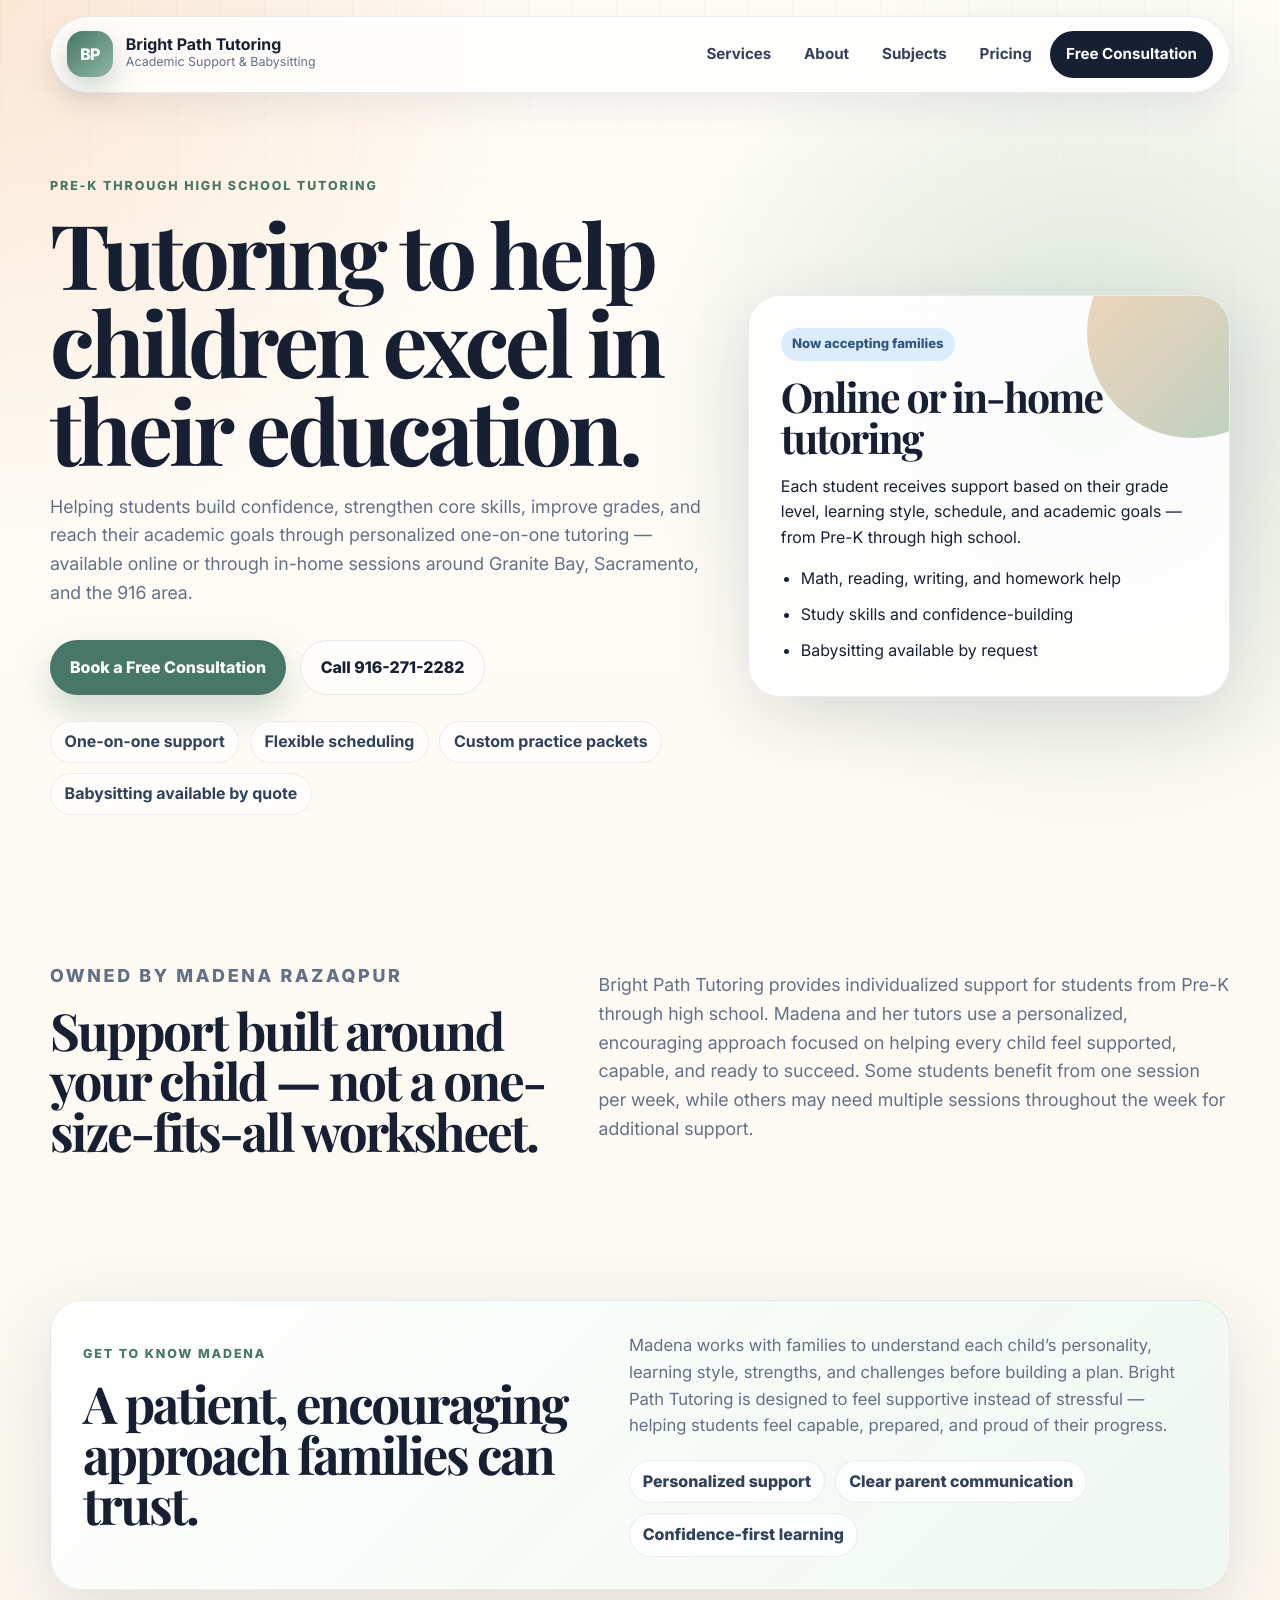
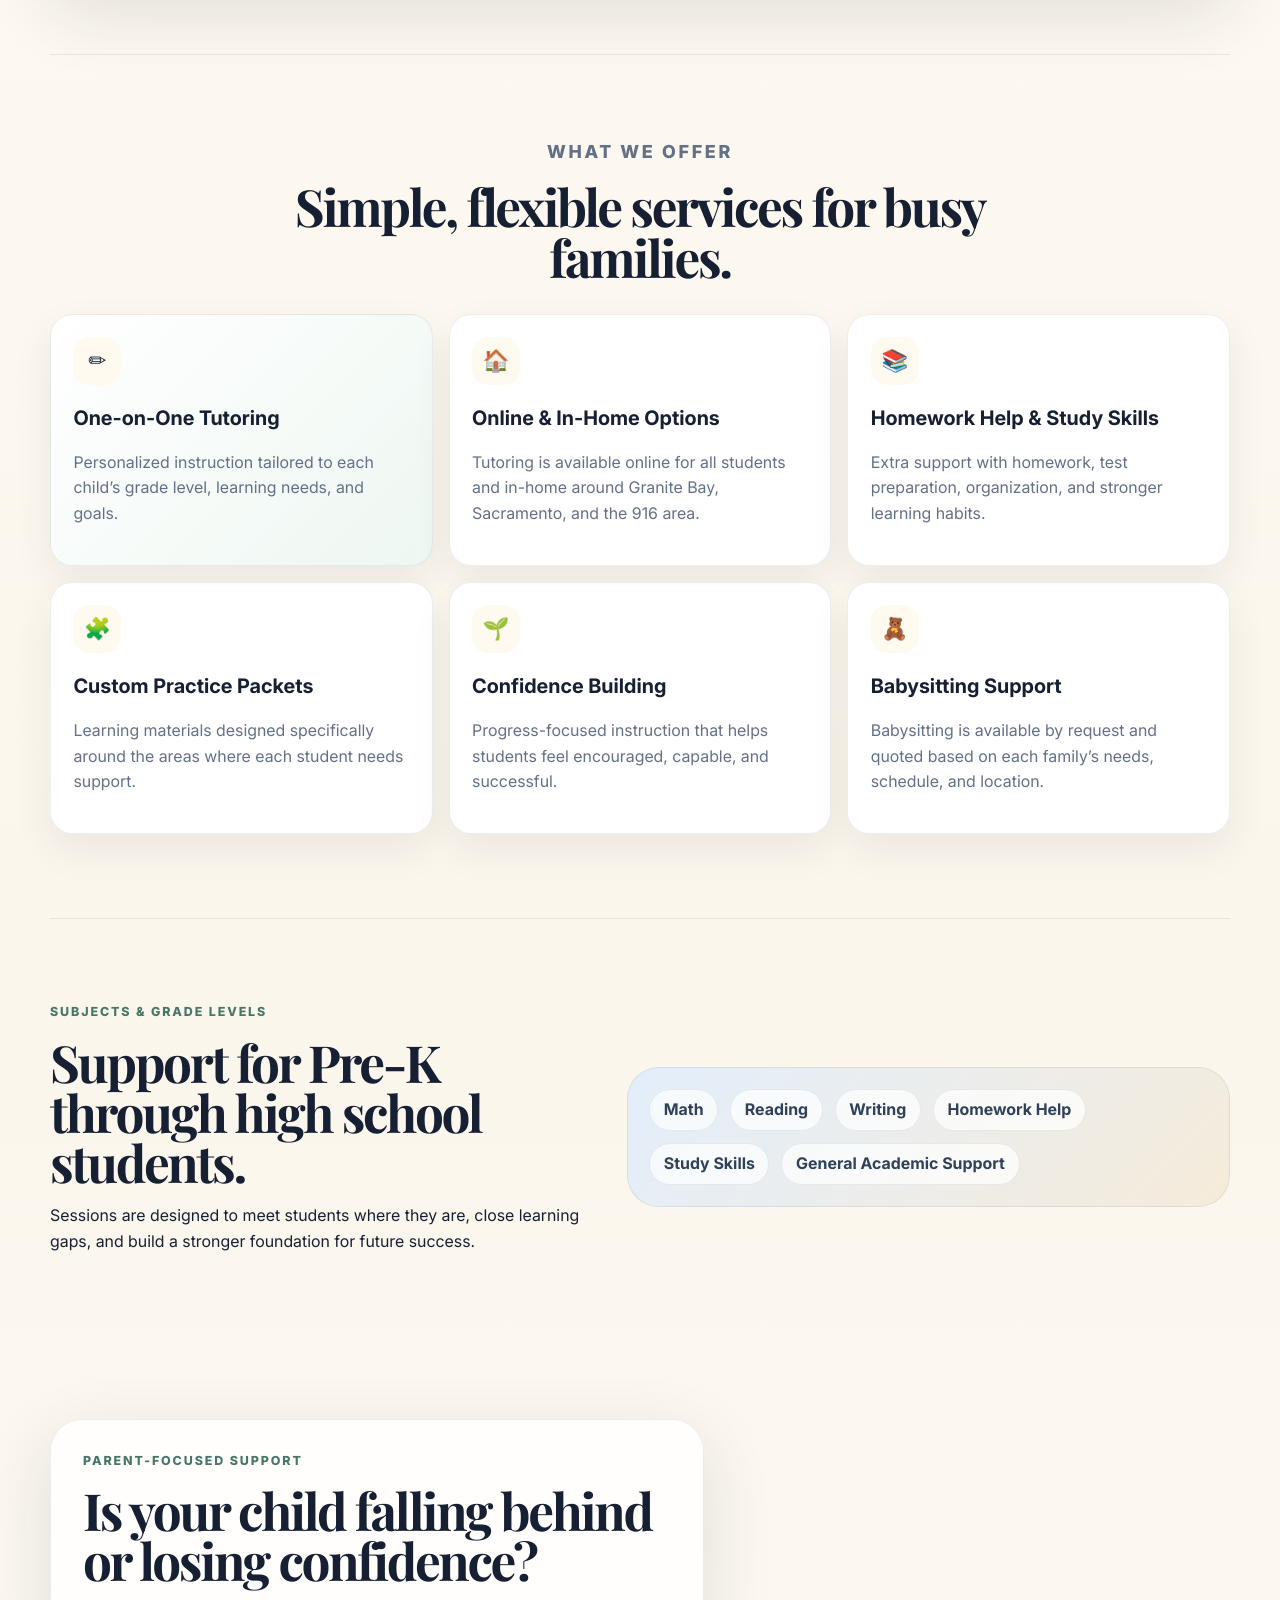
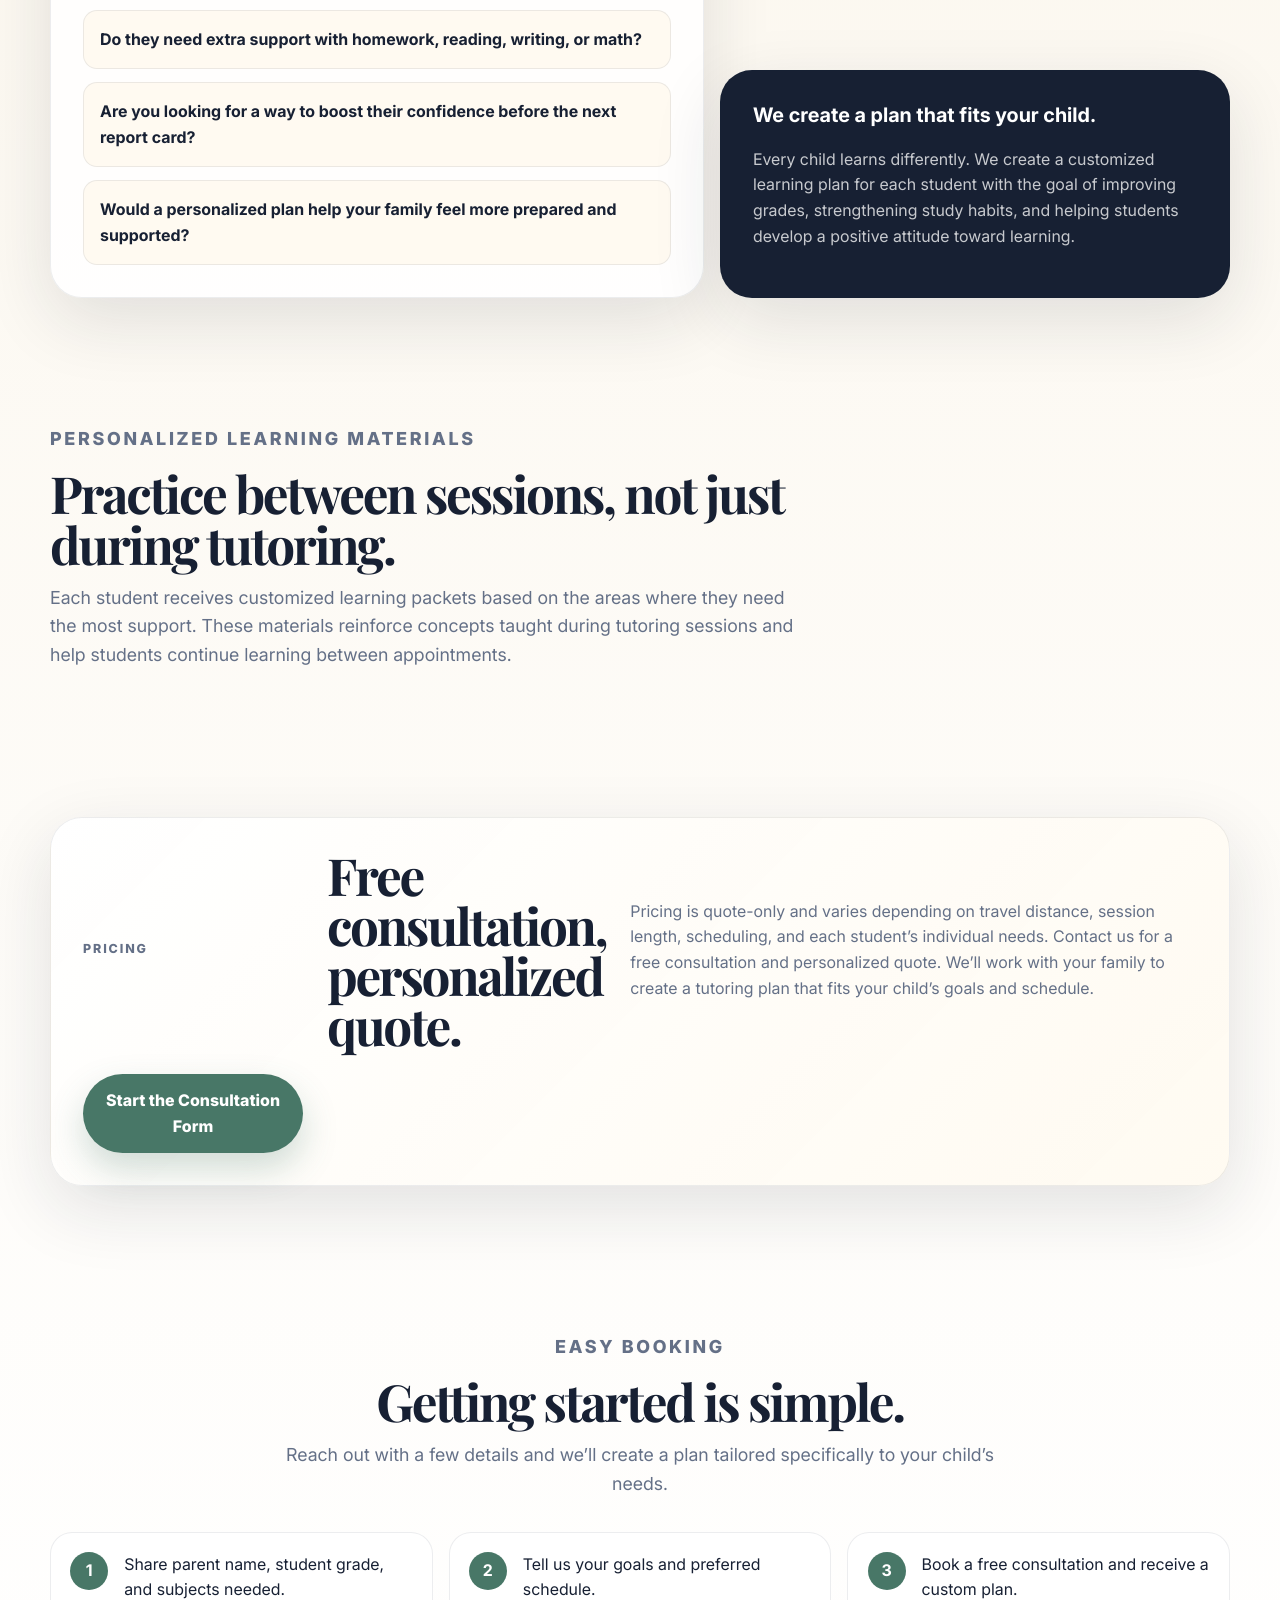
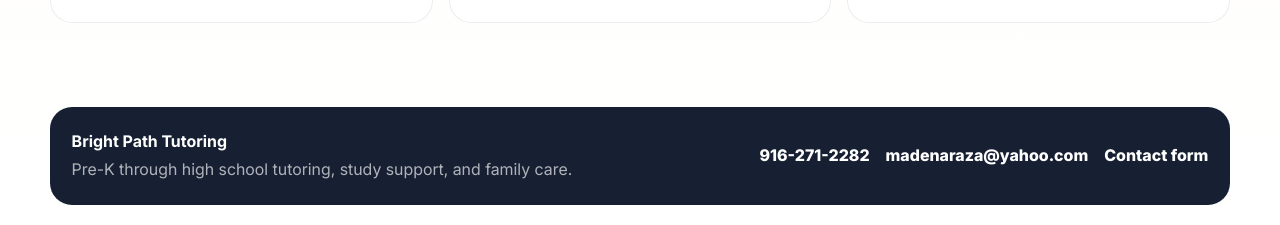
<file: index.html>
<!doctype html>
<html lang="en">
  <head>
    <meta charset="UTF-8" />
    <meta name="viewport" content="width=device-width, initial-scale=1.0" />
    <meta
      name="description"
      content="Bright Path Tutoring offers Pre-K through high school tutoring, homework help, study skills, and babysitting support in Granite Bay, Sacramento, and the 916 area."
    />
    <title>Bright Path Tutoring | Pre-K through High School Support</title>
    <link rel="preconnect" href="https://fonts.googleapis.com" />
    <link rel="preconnect" href="https://fonts.gstatic.com" crossorigin />
    <link
      href="https://fonts.googleapis.com/css2?family=Inter:wght@400;500;600;700;800&family=Playfair+Display:wght@700&display=swap"
      rel="stylesheet"
    />
    <link rel="stylesheet" href="styles.css" />
  </head>
  <body>
    <header class="site-header">
      <a class="brand" href="index.html" aria-label="Bright Path Tutoring home">
        <span class="brand-mark">BP</span>
        <span>
          <strong>Bright Path Tutoring</strong>
          <small>Academic Support & Babysitting</small>
        </span>
      </a>
      <nav class="nav" aria-label="Main navigation">
        <a href="#services">Services</a>
        <a href="#about">About</a>
        <a href="#subjects">Subjects</a>
        <a href="#pricing">Pricing</a>
        <a class="nav-cta" href="contact.html">Free Consultation</a>
      </nav>
    </header>

    <main>
      <section class="hero section-pad">
        <div class="hero-copy">
          <p class="eyebrow">Pre-K through high school tutoring</p>
          <h1>Tutoring to help children excel in their education.</h1>
          <p class="hero-lede">
            Helping students build confidence, strengthen core skills, improve grades, and reach their
            academic goals through personalized one-on-one tutoring — available online or through
            in-home sessions around Granite Bay, Sacramento, and the 916 area.
          </p>
          <div class="hero-actions">
            <a class="button primary" href="contact.html">Book a Free Consultation</a>
            <a class="button secondary" href="tel:9162712282">Call 916-271-2282</a>
          </div>
          <div class="trust-row" aria-label="Service highlights">
            <span>One-on-one support</span>
            <span>Flexible scheduling</span>
            <span>Custom practice packets</span>
            <span>Babysitting available by quote</span>
          </div>
        </div>
        <aside class="hero-card" aria-label="Quick service overview">
          <div class="card-topline">Now accepting families</div>
          <h2>Online or in-home tutoring</h2>
          <p>
            Each student receives support based on their grade level, learning style, schedule,
            and academic goals — from Pre-K through high school.
          </p>
          <ul>
            <li>Math, reading, writing, and homework help</li>
            <li>Study skills and confidence-building</li>
            <li>Babysitting available by request</li>
          </ul>
        </aside>
      </section>

      <section class="intro section-pad tight">
        <div class="section-heading">
          <p class="eyebrow">Owned by Madena Razaqpur</p>
          <h2>Support built around your child — not a one-size-fits-all worksheet.</h2>
        </div>
        <p>
          Bright Path Tutoring provides individualized support for students from Pre-K through high
          school. Madena and her tutors use a personalized, encouraging approach focused on helping
          every child feel supported, capable, and ready to succeed. Some students benefit from one
          session per week, while others may need multiple sessions throughout the week for additional
          support.
        </p>
      </section>

      <section id="about" class="about-strip section-pad tight">
        <div class="about-card">
          <div>
            <p class="eyebrow">Get to know Madena</p>
            <h2>A patient, encouraging approach families can trust.</h2>
          </div>
          <div>
            <p>
              Madena works with families to understand each child’s personality, learning style,
              strengths, and challenges before building a plan. Bright Path Tutoring is designed to
              feel supportive instead of stressful — helping students feel capable, prepared, and proud
              of their progress.
            </p>
            <div class="about-list" aria-label="About Madena highlights">
              <span>Personalized support</span>
              <span>Clear parent communication</span>
              <span>Confidence-first learning</span>
            </div>
          </div>
        </div>
      </section>

      <section id="services" class="services section-pad">
        <div class="section-heading centered">
          <p class="eyebrow">What we offer</p>
          <h2>Simple, flexible services for busy families.</h2>
        </div>
        <div class="service-grid">
          <article class="service-card featured">
            <span class="icon">✏️</span>
            <h3>One-on-One Tutoring</h3>
            <p>
              Personalized instruction tailored to each child’s grade level, learning needs, and goals.
            </p>
          </article>
          <article class="service-card">
            <span class="icon">🏠</span>
            <h3>Online & In-Home Options</h3>
            <p>
              Tutoring is available online for all students and in-home around Granite Bay, Sacramento, and the 916 area.
            </p>
          </article>
          <article class="service-card">
            <span class="icon">📚</span>
            <h3>Homework Help & Study Skills</h3>
            <p>
              Extra support with homework, test preparation, organization, and stronger learning habits.
            </p>
          </article>
          <article class="service-card">
            <span class="icon">🧩</span>
            <h3>Custom Practice Packets</h3>
            <p>
              Learning materials designed specifically around the areas where each student needs support.
            </p>
          </article>
          <article class="service-card">
            <span class="icon">🌱</span>
            <h3>Confidence Building</h3>
            <p>
              Progress-focused instruction that helps students feel encouraged, capable, and successful.
            </p>
          </article>
          <article class="service-card">
            <span class="icon">🧸</span>
            <h3>Babysitting Support</h3>
            <p>
              Babysitting is available by request and quoted based on each family’s needs, schedule, and location.
            </p>
          </article>
        </div>
      </section>

      <section id="subjects" class="split section-pad">
        <div>
          <p class="eyebrow">Subjects & grade levels</p>
          <h2>Support for Pre-K through high school students.</h2>
          <p>
            Sessions are designed to meet students where they are, close learning gaps, and build a stronger foundation for future success.
          </p>
        </div>
        <div class="pill-panel" aria-label="Subjects offered">
          <span>Math</span>
          <span>Reading</span>
          <span>Writing</span>
          <span>Homework Help</span>
          <span>Study Skills</span>
          <span>General Academic Support</span>
        </div>
      </section>

      <section class="parent-support section-pad tight">
        <div class="question-card">
          <p class="eyebrow">Parent-focused support</p>
          <h2>Is your child falling behind or losing confidence?</h2>
          <div class="question-list">
            <p>Do they need extra support with homework, reading, writing, or math?</p>
            <p>Are you looking for a way to boost their confidence before the next report card?</p>
            <p>Would a personalized plan help your family feel more prepared and supported?</p>
          </div>
        </div>
        <div class="answer-card">
          <h3>We create a plan that fits your child.</h3>
          <p>
            Every child learns differently. We create a customized learning plan for each student with the goal of improving grades, strengthening study habits, and helping students develop a positive attitude toward learning.
          </p>
        </div>
      </section>

      <section class="materials section-pad tight">
        <div class="section-heading">
          <p class="eyebrow">Personalized learning materials</p>
          <h2>Practice between sessions, not just during tutoring.</h2>
        </div>
        <p>
          Each student receives customized learning packets based on the areas where they need the most support. These materials reinforce concepts taught during tutoring sessions and help students continue learning between appointments.
        </p>
      </section>

      <section id="pricing" class="pricing section-pad tight">
        <div class="pricing-card">
          <p class="eyebrow">Pricing</p>
          <h2>Free consultation, personalized quote.</h2>
          <p>
            Pricing is quote-only and varies depending on travel distance, session length, scheduling, and each student’s individual needs. Contact us for a free consultation and personalized quote. We’ll work with your family to create a tutoring plan that fits your child’s goals and schedule.
          </p>
          <a class="button primary" href="contact.html">Start the Consultation Form</a>
        </div>
      </section>

      <section class="booking section-pad">
        <div class="section-heading centered">
          <p class="eyebrow">Easy booking</p>
          <h2>Getting started is simple.</h2>
          <p>Reach out with a few details and we’ll create a plan tailored specifically to your child’s needs.</p>
        </div>
        <div class="steps">
          <div class="step"><strong>1</strong><span>Share parent name, student grade, and subjects needed.</span></div>
          <div class="step"><strong>2</strong><span>Tell us your goals and preferred schedule.</span></div>
          <div class="step"><strong>3</strong><span>Book a free consultation and receive a custom plan.</span></div>
        </div>
      </section>
    </main>

    <footer class="footer">
      <div>
        <strong>Bright Path Tutoring</strong>
        <p>Pre-K through high school tutoring, study support, and family care.</p>
      </div>
      <div class="footer-links">
        <a href="tel:9162712282">916-271-2282</a>
        <a href="mailto:madenaraza@yahoo.com">madenaraza@yahoo.com</a>
        <a href="contact.html">Contact form</a>
      </div>
    </footer>
    <script src="script.js"></script>
  </body>
</html>
</file>
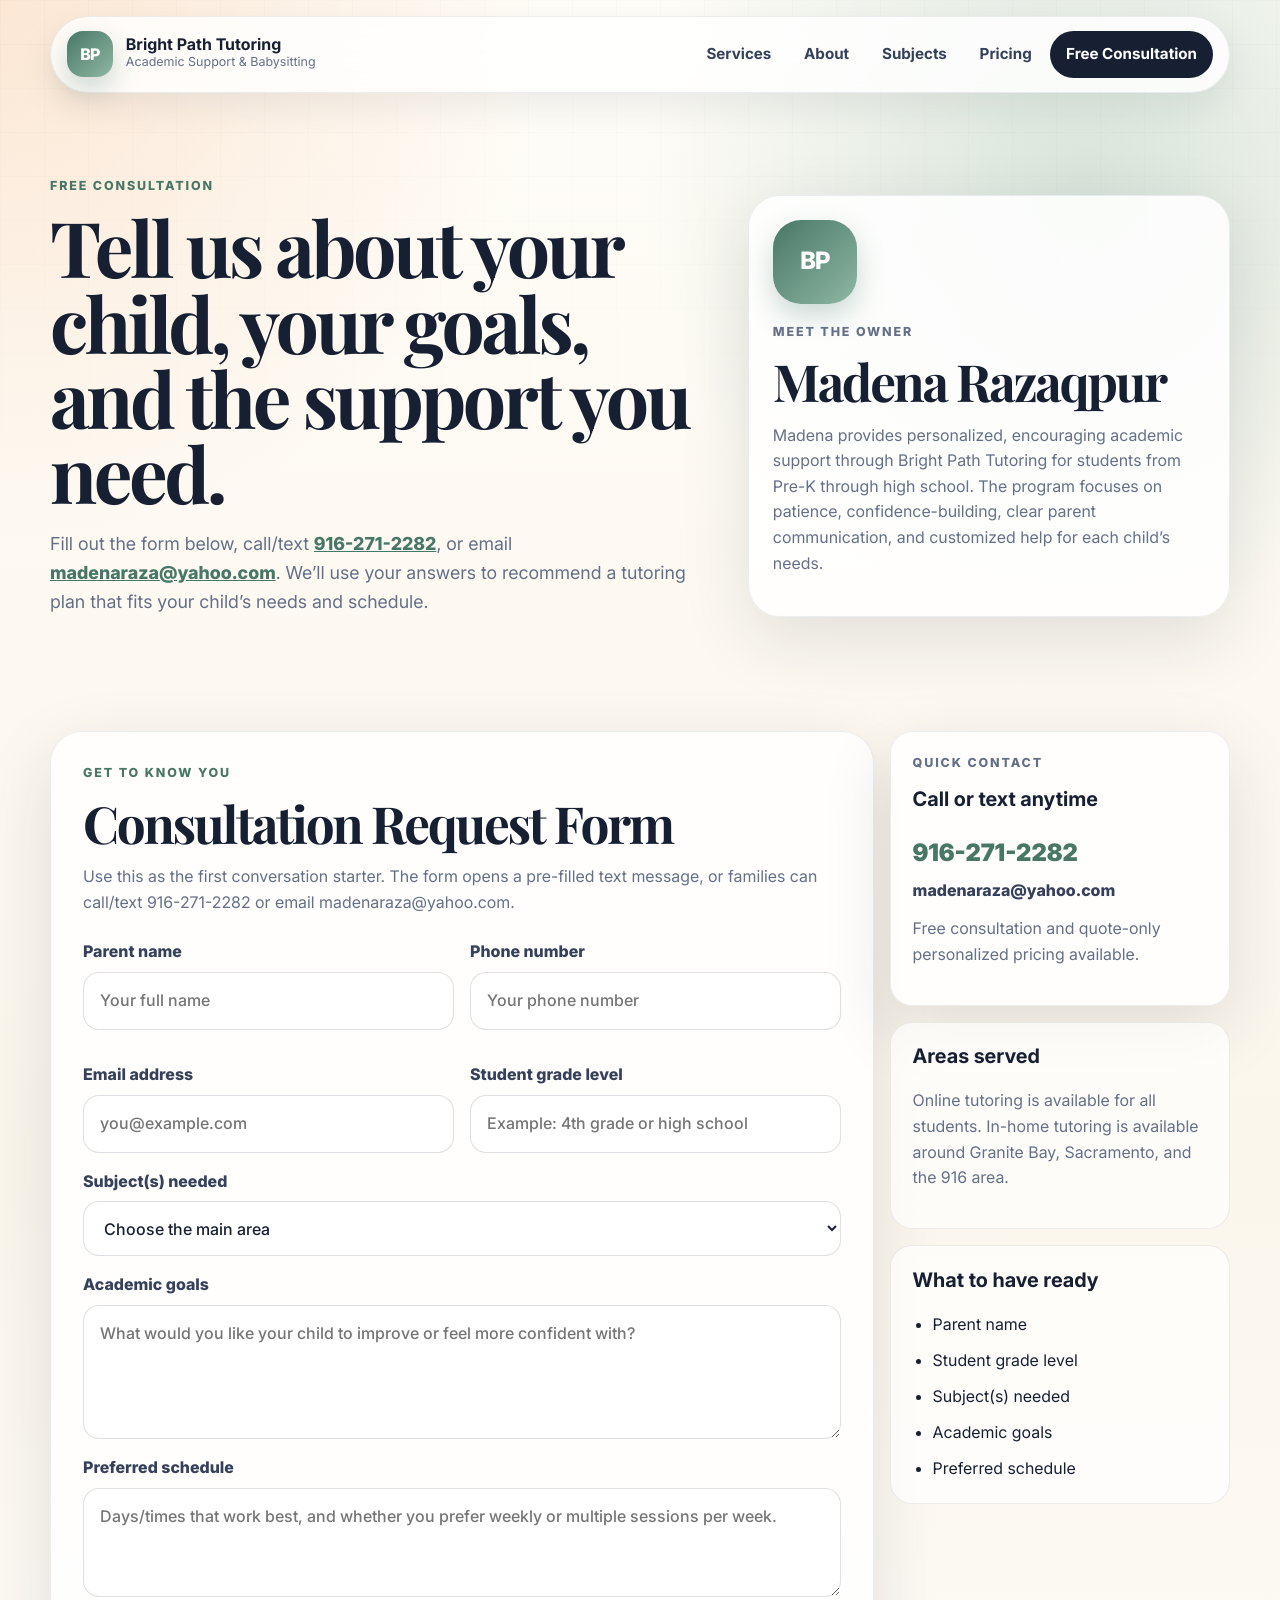
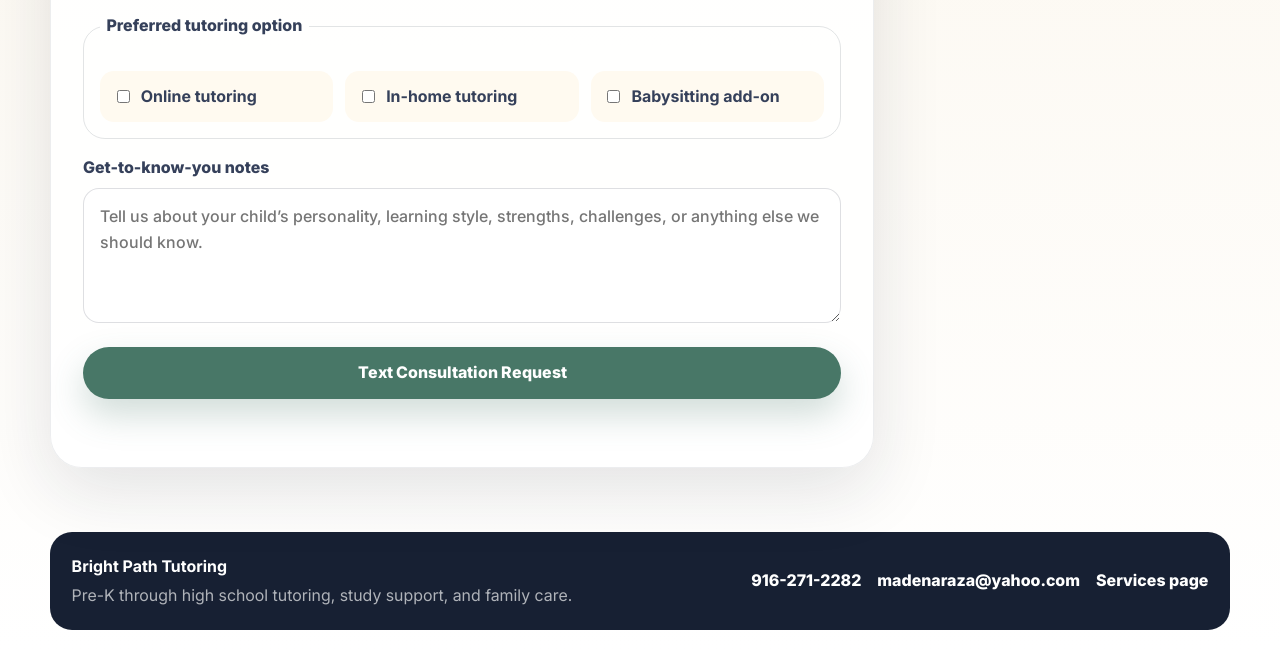
<file: contact.html>
<!doctype html>
<html lang="en">
  <head>
    <meta charset="UTF-8" />
    <meta name="viewport" content="width=device-width, initial-scale=1.0" />
    <meta
      name="description"
      content="Contact Bright Path Tutoring for a free tutoring consultation. Share parent info, student grade, academic goals, schedule, and get-to-know-you details."
    />
    <title>Book a Free Consultation | Bright Path Tutoring</title>
    <link rel="preconnect" href="https://fonts.googleapis.com" />
    <link rel="preconnect" href="https://fonts.gstatic.com" crossorigin />
    <link
      href="https://fonts.googleapis.com/css2?family=Inter:wght@400;500;600;700;800&family=Playfair+Display:wght@700&display=swap"
      rel="stylesheet"
    />
    <link rel="stylesheet" href="styles.css" />
  </head>
  <body>
    <header class="site-header">
      <a class="brand" href="index.html" aria-label="Bright Path Tutoring home">
        <span class="brand-mark">BP</span>
        <span>
          <strong>Bright Path Tutoring</strong>
          <small>Academic Support & Babysitting</small>
        </span>
      </a>
      <nav class="nav" aria-label="Main navigation">
        <a href="index.html#services">Services</a>
        <a href="index.html#about">About</a>
        <a href="index.html#subjects">Subjects</a>
        <a href="index.html#pricing">Pricing</a>
        <a class="nav-cta" href="contact.html">Free Consultation</a>
      </nav>
    </header>

    <main>
      <section class="contact-hero section-pad">
        <div>
          <p class="eyebrow">Free consultation</p>
          <h1>Tell us about your child, your goals, and the support you need.</h1>
          <p class="hero-lede">
            Fill out the form below, call/text <a href="tel:9162712282">916-271-2282</a>, or email <a href="mailto:madenaraza@yahoo.com">madenaraza@yahoo.com</a>. We’ll use your answers to recommend a tutoring plan that fits your child’s needs and schedule.
          </p>
        </div>
        <aside class="mini-profile">
          <div class="profile-photo" aria-hidden="true">BP</div>
          <p class="eyebrow">Meet the owner</p>
          <h2>Madena Razaqpur</h2>
          <p>
            Madena provides personalized, encouraging academic support through Bright Path Tutoring for students from Pre-K through high school. The program focuses on patience, confidence-building, clear parent communication, and customized help for each child’s needs.
          </p>
        </aside>
      </section>

      <section class="contact-layout section-pad tight">
        <form class="contact-form" data-consultation-form>
          <div class="form-header">
            <p class="eyebrow">Get to know you</p>
            <h2>Consultation Request Form</h2>
            <p>Use this as the first conversation starter. The form opens a pre-filled text message, or families can call/text 916-271-2282 or email madenaraza@yahoo.com.</p>
          </div>

          <div class="form-grid">
            <label>
              Parent name
              <input name="Parent Name" type="text" placeholder="Your full name" required />
            </label>
            <label>
              Phone number
              <input name="Phone Number" type="tel" placeholder="Your phone number" required />
            </label>
            <label>
              Email address
              <input name="Email Address" type="email" placeholder="you@example.com" />
            </label>
            <label>
              Student grade level
              <input name="Student Grade Level" type="text" placeholder="Example: 4th grade or high school" required />
            </label>
          </div>

          <label>
            Subject(s) needed
            <select name="Subjects Needed" required>
              <option value="">Choose the main area</option>
              <option>Math</option>
              <option>Reading</option>
              <option>Writing</option>
              <option>Homework Help</option>
              <option>Study Skills</option>
              <option>General Academic Support</option>
              <option>Babysitting</option>
              <option>Multiple subjects</option>
            </select>
          </label>

          <label>
            Academic goals
            <textarea name="Academic Goals" rows="4" placeholder="What would you like your child to improve or feel more confident with?" required></textarea>
          </label>

          <label>
            Preferred schedule
            <textarea name="Preferred Schedule" rows="3" placeholder="Days/times that work best, and whether you prefer weekly or multiple sessions per week."></textarea>
          </label>

          <fieldset>
            <legend>Preferred tutoring option</legend>
            <div class="check-row">
              <label><input type="checkbox" name="Tutoring Option" value="Online" /> Online tutoring</label>
              <label><input type="checkbox" name="Tutoring Option" value="In-home" /> In-home tutoring</label>
              <label><input type="checkbox" name="Tutoring Option" value="Babysitting add-on" /> Babysitting add-on</label>
            </div>
          </fieldset>

          <label>
            Get-to-know-you notes
            <textarea name="Get To Know You Notes" rows="4" placeholder="Tell us about your child’s personality, learning style, strengths, challenges, or anything else we should know."></textarea>
          </label>

          <button class="button primary form-button" type="submit">Text Consultation Request</button>
          <p class="form-status" data-form-status aria-live="polite"></p>
        </form>

        <aside class="contact-sidebar">
          <div class="sidebar-card">
            <p class="eyebrow">Quick contact</p>
            <h3>Call or text anytime</h3>
            <a class="phone-link" href="tel:9162712282">916-271-2282</a>
            <a class="email-link" href="mailto:madenaraza@yahoo.com">madenaraza@yahoo.com</a>
            <p>Free consultation and quote-only personalized pricing available.</p>
          </div>
          <div class="sidebar-card soft">
            <h3>Areas served</h3>
            <p>Online tutoring is available for all students. In-home tutoring is available around Granite Bay, Sacramento, and the 916 area.</p>
          </div>
          <div class="sidebar-card soft">
            <h3>What to have ready</h3>
            <ul>
              <li>Parent name</li>
              <li>Student grade level</li>
              <li>Subject(s) needed</li>
              <li>Academic goals</li>
              <li>Preferred schedule</li>
            </ul>
          </div>
        </aside>
      </section>
    </main>

    <footer class="footer">
      <div>
        <strong>Bright Path Tutoring</strong>
        <p>Pre-K through high school tutoring, study support, and family care.</p>
      </div>
      <div class="footer-links">
        <a href="tel:9162712282">916-271-2282</a>
        <a href="mailto:madenaraza@yahoo.com">madenaraza@yahoo.com</a>
        <a href="index.html">Services page</a>
      </div>
    </footer>
    <script src="script.js"></script>
  </body>
</html>
</file>
<file: styles.css>
:root {
  --ink: #172033;
  --muted: #647087;
  --cream: #fffaf0;
  --paper: #ffffff;
  --sand: #f3e7d3;
  --sage: #8fb7a4;
  --sage-dark: #487767;
  --peach: #f7c8a2;
  --gold: #d99d4f;
  --sky: #dcecff;
  --ring: rgba(72, 119, 103, 0.25);
  --shadow: 0 22px 70px rgba(23, 32, 51, 0.12);
  --radius-lg: 32px;
  --radius-md: 22px;
  --radius-sm: 14px;
}

* {
  box-sizing: border-box;
}

html {
  scroll-behavior: smooth;
}

body {
  margin: 0;
  font-family: Inter, system-ui, -apple-system, BlinkMacSystemFont, "Segoe UI", sans-serif;
  color: var(--ink);
  background:
    radial-gradient(circle at top left, rgba(247, 200, 162, 0.42), transparent 34rem),
    radial-gradient(circle at 85% 8%, rgba(143, 183, 164, 0.34), transparent 28rem),
    linear-gradient(180deg, #fffdf8 0%, #fbf6ec 52%, #ffffff 100%);
  line-height: 1.6;
  text-rendering: geometricPrecision;
  -webkit-font-smoothing: antialiased;
}

body::before {
  content: "";
  position: fixed;
  inset: 0;
  pointer-events: none;
  background-image:
    linear-gradient(rgba(23, 32, 51, 0.03) 1px, transparent 1px),
    linear-gradient(90deg, rgba(23, 32, 51, 0.03) 1px, transparent 1px);
  background-size: 44px 44px;
  mask-image: linear-gradient(to bottom, rgba(0, 0, 0, 0.5), transparent 55%);
}

img,
svg {
  max-width: 100%;
}

a {
  color: inherit;
}

.site-header {
  position: sticky;
  top: 0;
  z-index: 20;
  display: flex;
  align-items: center;
  justify-content: space-between;
  gap: 1.5rem;
  width: min(1180px, calc(100% - 32px));
  margin: 16px auto 0;
  padding: 14px 16px;
  border: 1px solid rgba(23, 32, 51, 0.08);
  border-radius: 999px;
  background: rgba(255, 255, 255, 0.82);
  backdrop-filter: blur(18px);
  box-shadow: 0 14px 36px rgba(23, 32, 51, 0.08);
}

.brand {
  display: inline-flex;
  align-items: center;
  gap: 0.8rem;
  text-decoration: none;
  min-width: max-content;
}

.brand-mark,
.profile-photo {
  display: grid;
  place-items: center;
  width: 46px;
  height: 46px;
  border-radius: 16px;
  color: white;
  font-weight: 800;
  letter-spacing: -0.04em;
  background: linear-gradient(135deg, var(--sage-dark), var(--sage));
  box-shadow: 0 12px 28px rgba(72, 119, 103, 0.28);
}

.brand strong,
.brand small {
  display: block;
}

.brand strong {
  line-height: 1.1;
}

.brand small {
  color: var(--muted);
  font-size: 0.78rem;
}

.nav {
  display: flex;
  align-items: center;
  gap: 0.25rem;
  font-size: 0.95rem;
  font-weight: 700;
}

.nav a {
  text-decoration: none;
  padding: 0.7rem 0.9rem;
  border-radius: 999px;
  color: #35405a;
}

.nav a:hover {
  background: rgba(143, 183, 164, 0.14);
  color: var(--sage-dark);
}

.nav .nav-cta {
  background: var(--ink);
  color: white;
  padding-inline: 1rem;
}

.section-pad {
  width: min(1180px, calc(100% - 32px));
  margin-inline: auto;
  padding: 84px 0;
}

.section-pad.tight {
  padding: 64px 0;
}

.hero,
.contact-hero {
  display: grid;
  grid-template-columns: minmax(0, 1.16fr) minmax(320px, 0.84fr);
  gap: 2rem;
  align-items: center;
  min-height: calc(100vh - 110px);
}

.eyebrow {
  margin: 0 0 0.85rem;
  color: var(--sage-dark);
  font-size: 0.78rem;
  font-weight: 800;
  text-transform: uppercase;
  letter-spacing: 0.15em;
}

h1,
h2,
h3,
p {
  margin-top: 0;
}

h1,
h2 {
  font-family: "Playfair Display", Georgia, serif;
  line-height: 0.98;
  letter-spacing: -0.045em;
}

h1 {
  max-width: 860px;
  margin-bottom: 1.25rem;
  font-size: clamp(3rem, 7vw, 6.9rem);
}

h2 {
  font-size: clamp(2.1rem, 4vw, 4rem);
  margin-bottom: 1rem;
}

h3 {
  font-size: 1.25rem;
  line-height: 1.2;
}

.hero-lede,
.intro > p,
.materials > p,
.section-heading p {
  color: var(--muted);
  font-size: 1.12rem;
  max-width: 760px;
}

.hero-actions {
  display: flex;
  flex-wrap: wrap;
  gap: 0.85rem;
  margin: 2rem 0 1.6rem;
}

.button {
  display: inline-flex;
  align-items: center;
  justify-content: center;
  min-height: 52px;
  padding: 0.85rem 1.25rem;
  border: 0;
  border-radius: 999px;
  font: inherit;
  font-weight: 800;
  text-decoration: none;
  cursor: pointer;
  transition: transform 180ms ease, box-shadow 180ms ease, background 180ms ease;
}

.button:hover {
  transform: translateY(-3px);
}

.button:active {
  transform: translateY(-1px) scale(0.99);
}

.button:focus-visible,
.nav a:focus-visible,
.footer-links a:focus-visible,
.phone-link:focus-visible {
  outline: 4px solid var(--ring);
  outline-offset: 3px;
}

.button.primary {
  background: var(--sage-dark);
  color: white;
  box-shadow: 0 16px 34px rgba(72, 119, 103, 0.25);
}

.button.secondary {
  color: var(--ink);
  background: rgba(255, 255, 255, 0.78);
  border: 1px solid rgba(23, 32, 51, 0.1);
}

.trust-row {
  display: flex;
  flex-wrap: wrap;
  gap: 0.65rem;
}

.trust-row span,
.pill-panel span {
  display: inline-flex;
  align-items: center;
  min-height: 40px;
  padding: 0.45rem 0.85rem;
  border-radius: 999px;
  color: #30415a;
  background: rgba(255, 255, 255, 0.68);
  border: 1px solid rgba(23, 32, 51, 0.08);
  font-weight: 700;
}

.hero-card,
.mini-profile,
.pricing-card,
.question-card,
.answer-card,
.about-card,
.contact-form,
.sidebar-card {
  border: 1px solid rgba(23, 32, 51, 0.08);
  background: rgba(255, 255, 255, 0.86);
  box-shadow: var(--shadow);
}

.hero-card {
  position: relative;
  overflow: hidden;
  padding: 2rem;
  border-radius: var(--radius-lg);
  animation: float-card 7s ease-in-out infinite;
}

.hero-card::before {
  content: "";
  position: absolute;
  width: 210px;
  height: 210px;
  right: -68px;
  top: -68px;
  border-radius: 50%;
  background: linear-gradient(135deg, rgba(247, 200, 162, 0.75), rgba(143, 183, 164, 0.65));
}

.card-topline {
  position: relative;
  display: inline-flex;
  padding: 0.4rem 0.7rem;
  margin-bottom: 1rem;
  border-radius: 999px;
  background: var(--sky);
  color: #31577f;
  font-weight: 800;
  font-size: 0.82rem;
}

.hero-card h2,
.hero-card p,
.hero-card ul {
  position: relative;
}

.hero-card h2 {
  font-size: clamp(2rem, 3.2vw, 3.2rem);
}

.hero-card ul,
.sidebar-card ul {
  padding-left: 1.25rem;
  margin-bottom: 0;
}

.hero-card li + li,
.sidebar-card li + li {
  margin-top: 0.65rem;
}

.section-heading {
  max-width: 820px;
}

.section-heading.centered {
  margin-inline: auto;
  text-align: center;
}

.section-heading.centered p {
  margin-inline: auto;
}

.intro {
  display: grid;
  grid-template-columns: 0.9fr 1.1fr;
  gap: 2rem;
  align-items: center;
}

.about-card {
  display: grid;
  grid-template-columns: 0.95fr 1.05fr;
  gap: 2rem;
  align-items: center;
  padding: 2rem;
  border-radius: var(--radius-lg);
  background: linear-gradient(135deg, rgba(255, 255, 255, 0.92), rgba(238, 247, 242, 0.9));
}

.about-card p:not(.eyebrow) {
  color: var(--muted);
  font-size: 1.05rem;
}

.about-list {
  display: flex;
  flex-wrap: wrap;
  gap: 0.65rem;
  margin-top: 1.2rem;
}

.about-list span {
  display: inline-flex;
  padding: 0.5rem 0.8rem;
  border-radius: 999px;
  color: #30415a;
  background: rgba(255, 255, 255, 0.76);
  border: 1px solid rgba(23, 32, 51, 0.08);
  font-weight: 800;
}

.services {
  border-block: 1px solid rgba(23, 32, 51, 0.08);
}

.service-grid {
  display: grid;
  grid-template-columns: repeat(3, minmax(0, 1fr));
  gap: 1rem;
  margin-top: 2rem;
}

.service-card {
  min-height: 250px;
  padding: 1.4rem;
  border-radius: var(--radius-md);
  background: white;
  border: 1px solid rgba(23, 32, 51, 0.08);
  box-shadow: 0 16px 40px rgba(23, 32, 51, 0.07);
  transition: transform 220ms ease, box-shadow 220ms ease, border-color 220ms ease;
}

.service-card:hover {
  transform: translateY(-6px);
  border-color: rgba(72, 119, 103, 0.2);
  box-shadow: 0 24px 58px rgba(23, 32, 51, 0.11);
}

.service-card.featured {
  background: linear-gradient(135deg, #ffffff, #eef7f2);
}

.icon {
  display: grid;
  place-items: center;
  width: 48px;
  height: 48px;
  margin-bottom: 1.3rem;
  border-radius: 16px;
  background: var(--cream);
  font-size: 1.35rem;
}

.service-card p,
.answer-card p,
.pricing-card p,
.sidebar-card p,
.mini-profile p {
  color: var(--muted);
}

.split {
  display: grid;
  grid-template-columns: 0.95fr 1.05fr;
  gap: 2rem;
  align-items: center;
}

.pill-panel {
  display: flex;
  flex-wrap: wrap;
  gap: 0.75rem;
  padding: 1.3rem;
  border-radius: var(--radius-lg);
  background: linear-gradient(135deg, rgba(220, 236, 255, 0.78), rgba(243, 231, 211, 0.75));
  border: 1px solid rgba(23, 32, 51, 0.08);
}

.parent-support {
  display: grid;
  grid-template-columns: 1fr 0.78fr;
  gap: 1rem;
}

.question-card,
.answer-card,
.pricing-card {
  padding: 2rem;
  border-radius: var(--radius-lg);
}

.question-list {
  display: grid;
  gap: 0.8rem;
  margin-top: 1.5rem;
}

.question-list p {
  margin: 0;
  padding: 1rem;
  border-radius: var(--radius-sm);
  background: rgba(255, 250, 240, 0.9);
  border: 1px solid rgba(23, 32, 51, 0.08);
  font-weight: 700;
}

.answer-card {
  align-self: end;
  background: var(--ink);
  color: white;
}

.answer-card p {
  color: rgba(255, 255, 255, 0.76);
}

.materials {
  text-align: left;
}

.pricing-card {
  display: grid;
  grid-template-columns: 0.8fr 1.4fr auto;
  gap: 1.5rem;
  align-items: center;
  background: linear-gradient(135deg, rgba(255, 255, 255, 0.94), rgba(255, 250, 240, 0.92));
}

.pricing-card .eyebrow,
.pricing-card h2,
.pricing-card p {
  margin-bottom: 0;
}

.pricing-card .button {
  min-width: 220px;
  white-space: normal;
  text-align: center;
  justify-self: start;
}

.steps {
  display: grid;
  grid-template-columns: repeat(3, 1fr);
  gap: 1rem;
  margin-top: 2rem;
}

.step {
  display: flex;
  gap: 1rem;
  align-items: flex-start;
  padding: 1.2rem;
  border-radius: var(--radius-md);
  background: white;
  border: 1px solid rgba(23, 32, 51, 0.08);
}

.step strong {
  display: grid;
  place-items: center;
  flex: 0 0 auto;
  width: 38px;
  height: 38px;
  border-radius: 50%;
  color: white;
  background: var(--sage-dark);
}

.contact-hero {
  min-height: auto;
  padding-bottom: 32px;
}

.contact-hero h1 {
  font-size: clamp(3rem, 6vw, 6rem);
}

.contact-hero a {
  color: var(--sage-dark);
  font-weight: 800;
}

.mini-profile {
  padding: 1.5rem;
  border-radius: var(--radius-lg);
}

.profile-photo {
  width: 84px;
  height: 84px;
  margin-bottom: 1.2rem;
  border-radius: 28px;
  font-size: 1.5rem;
}

.contact-layout {
  display: grid;
  grid-template-columns: minmax(0, 1fr) 340px;
  gap: 1rem;
  align-items: start;
}

.contact-form {
  padding: 2rem;
  border-radius: var(--radius-lg);
}

.form-header {
  margin-bottom: 1.5rem;
}

.form-header p:last-child {
  color: var(--muted);
}

.form-grid {
  display: grid;
  grid-template-columns: repeat(2, minmax(0, 1fr));
  gap: 1rem;
}

label,
legend {
  display: grid;
  gap: 0.45rem;
  margin-bottom: 1rem;
  color: #35405a;
  font-weight: 800;
}

input,
select,
textarea {
  width: 100%;
  border: 1px solid rgba(23, 32, 51, 0.14);
  border-radius: 16px;
  padding: 0.95rem 1rem;
  color: var(--ink);
  background: rgba(255, 255, 255, 0.9);
  font: inherit;
  font-weight: 500;
  outline: none;
}

textarea {
  resize: vertical;
}

input:focus,
select:focus,
textarea:focus {
  border-color: var(--sage-dark);
  box-shadow: 0 0 0 4px var(--ring);
}

fieldset {
  padding: 1rem;
  margin: 0 0 1rem;
  border: 1px solid rgba(23, 32, 51, 0.12);
  border-radius: var(--radius-md);
}

fieldset legend {
  padding-inline: 0.4rem;
}

.check-row {
  display: grid;
  grid-template-columns: repeat(3, minmax(0, 1fr));
  gap: 0.75rem;
}

.check-row label {
  display: flex;
  align-items: center;
  gap: 0.5rem;
  margin: 0;
  padding: 0.8rem;
  border-radius: 14px;
  background: var(--cream);
  font-weight: 700;
}

.check-row input {
  width: auto;
}

.form-button {
  width: 100%;
  margin-top: 0.5rem;
}

.form-status {
  min-height: 1.4rem;
  margin: 0.85rem 0 0;
  color: var(--sage-dark);
  font-weight: 800;
}

.contact-sidebar {
  display: grid;
  gap: 1rem;
  position: sticky;
  top: 110px;
}

.sidebar-card {
  padding: 1.35rem;
  border-radius: var(--radius-md);
}

.sidebar-card.soft {
  box-shadow: none;
  background: rgba(255, 255, 255, 0.68);
}

.phone-link {
  display: inline-flex;
  margin: 0.15rem 0 0.35rem;
  color: var(--sage-dark);
  font-size: 1.5rem;
  font-weight: 900;
  text-decoration: none;
}

.email-link {
  display: inline-flex;
  margin: 0 0 0.8rem;
  color: #35405a;
  font-weight: 800;
  text-decoration: none;
  word-break: break-word;
}

.email-link:hover,
.phone-link:hover {
  color: var(--ink);
  text-decoration: underline;
  text-underline-offset: 0.22em;
}

.footer {
  display: flex;
  justify-content: space-between;
  gap: 1.5rem;
  width: min(1180px, calc(100% - 32px));
  margin: 0 auto 20px;
  padding: 1.35rem;
  border-radius: var(--radius-md);
  background: var(--ink);
  color: white;
}

.footer p {
  margin: 0.2rem 0 0;
  color: rgba(255, 255, 255, 0.66);
}

.footer-links {
  display: flex;
  flex-wrap: wrap;
  align-items: center;
  gap: 1rem;
}

.footer-links a {
  color: white;
  font-weight: 800;
  text-decoration: none;
}

@media (prefers-reduced-motion: no-preference) {
  @keyframes float-card {
    0%,
    100% {
      transform: translateY(0);
    }

    50% {
      transform: translateY(-10px);
    }
  }

  @keyframes reveal-up {
    from {
      opacity: 0;
      transform: translateY(22px);
    }

    to {
      opacity: 1;
      transform: translateY(0);
    }
  }

  .js-enabled .reveal-on-scroll.is-visible {
    animation: reveal-up 650ms cubic-bezier(0.22, 1, 0.36, 1) both;
    animation-delay: var(--reveal-delay, 0ms);
  }
}

@media (prefers-reduced-motion: reduce) {
  *,
  *::before,
  *::after {
    animation-duration: 0.01ms !important;
    animation-iteration-count: 1 !important;
    scroll-behavior: auto !important;
    transition-duration: 0.01ms !important;
  }
}

@media (max-width: 980px) {
  .site-header {
    align-items: flex-start;
    border-radius: 28px;
    flex-direction: column;
  }

  .nav {
    width: 100%;
    overflow-x: auto;
    padding-bottom: 0.15rem;
  }

  .hero,
  .contact-hero,
  .intro,
  .about-card,
  .split,
  .parent-support,
  .pricing-card,
  .contact-layout {
    grid-template-columns: 1fr;
  }

  .hero {
    min-height: auto;
  }

  .service-grid,
  .steps {
    grid-template-columns: repeat(2, minmax(0, 1fr));
  }

  .contact-sidebar {
    position: static;
  }
}

@media (max-width: 640px) {
  .section-pad {
    width: min(100% - 24px, 1180px);
    padding: 58px 0;
  }

  .section-pad.tight {
    padding: 44px 0;
  }

  .brand small {
    display: none;
  }

  .nav a:not(.nav-cta) {
    display: none;
  }

  h1 {
    font-size: clamp(2.7rem, 16vw, 4rem);
  }

  h2 {
    font-size: clamp(2rem, 11vw, 3rem);
  }

  .hero-actions,
  .button,
  .footer,
  .footer-links {
    width: 100%;
  }

  .service-grid,
  .steps,
  .form-grid,
  .check-row {
    grid-template-columns: 1fr;
  }

  .service-card {
    min-height: auto;
  }

  .pricing-card,
  .contact-form,
  .hero-card,
  .question-card,
  .answer-card {
    padding: 1.25rem;
  }

  .footer {
    flex-direction: column;
  }
}
</file>
